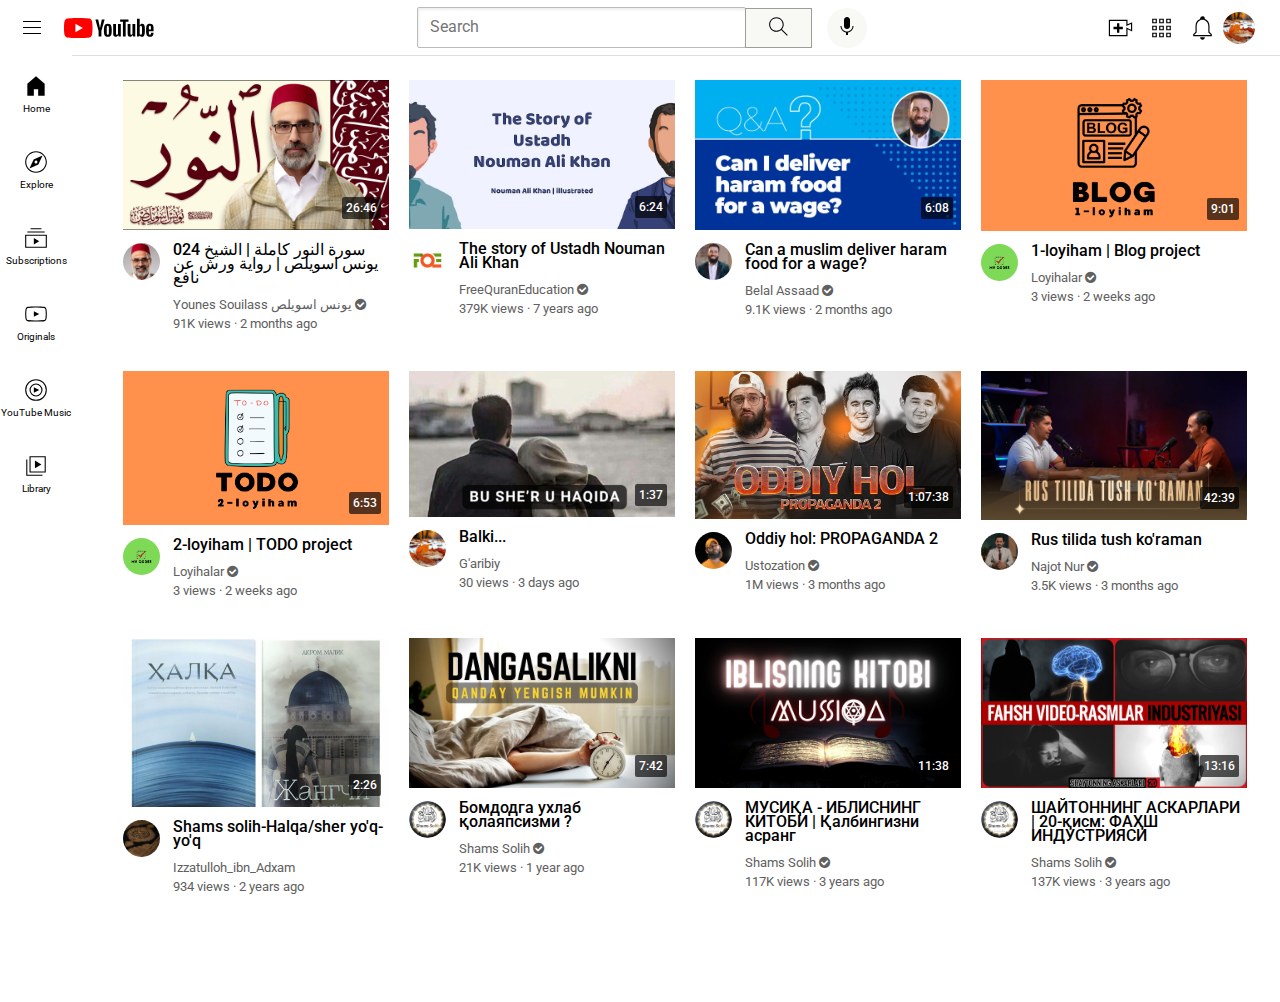
<file: index.html>
<!DOCTYPE html>
<html lang="en">
  <head>
    <title>YouTube</title>

    <!-- this is for fonts -->
    <link rel="preconnect" href="https://fonts.googleapis.com" />
    <link rel="preconnect" href="https://fonts.gstatic.com" crossorigin />
    <link
      href="https://fonts.googleapis.com/css2?family=Roboto:ital,wght@0,100;0,300;0,400;0,500;0,700;0,900;1,100;1,300;1,400;1,500;1,700;1,900&display=swap"
      rel="stylesheet"
    />
    <!-- this is for fonts -->

    <!-- For icons -->
    <link
      rel="stylesheet"
      href="https://cdnjs.cloudflare.com/ajax/libs/font-awesome/4.7.0/css/font-awesome.min.css"
    />
    <!-- For icons -->

    <!-- this is icon of page -->
    <link rel="icon" href="media/pictures/download.png" type="image/png" />
    <!-- this is icon of page -->

    <link rel="stylesheet" href="/styles/video.css" />
    <link rel="stylesheet" href="/styles/header.css" />
    <link rel="stylesheet" href="/styles/general.css" />
    <link rel="stylesheet" href="/styles/sidebar.css" />
  </head>
  <body>
    <nav>
      <div class="header">
        <div class="left-section">
          <img src="/icons/hamburger-menu.svg" alt="" class="hamburger-menu" />
          <img src="/icons/youtube-logo.svg" alt="" class="youtube-logo" />
        </div>
        <div class="middle-section">
          <input type="text" placeholder="Search" class="search-bar" />
          <button class="search-button">
            <img src="/icons/search.svg" alt="" class="search-icon" />
          </button>
          <button class="voice-search-button">
            <img
              src="/icons/voice-search-icon.svg"
              alt=""
              class="voice-search-icon"
            />
          </button>
        </div>
        <div class="right-section">
          <img src="/icons/upload.svg" alt="" class="upload-icon" />
          <img src="/icons/youtube-apps.svg" alt="" class="apps-icon" />
          <img
            src="/icons/notifications.svg"
            alt=""
            class="notifications-icon"
          />
          <img src="/channels/profile3.jpg" alt="" class="my-channel" />
        </div>
      </div>
      <div class="side-bar">
        <a href="https://www.youtube.com/@OddiySherlar" target="_blank">
          <div class="sidebar-link">
            <img src="/icons/home.svg" alt="" class="home-icon" />
            <div>Home</div>
          </div>
        </a>
        <div class="sidebar-link">
          <img src="/icons/explore.svg" alt="" class="explore-icon" />
          <div>Explore</div>
        </div>
        <div class="sidebar-link">
          <img
            src="/icons/subscriptions.svg"
            alt=""
            class="subscriptions-icon"
          />
          <div>Subscriptions</div>
        </div>
        <div class="sidebar-link">
          <img src="/icons/originals.svg" alt="" class="originals-icon" />
          <div>Originals</div>
        </div>
        <div class="sidebar-link">
          <img
            src="/icons/youtube-music.svg"
            alt=""
            class="youtube-music-icon"
          />
          <div>YouTube Music</div>
        </div>
        <div class="sidebar-link">
          <img src="/icons/library.svg" alt="" class="library-icon" />
          <div>Library</div>
        </div>
      </div>
    </nav>
    <main>
      <section class="big-grid">
        <a
          href="https://www.youtube.com/watch?v=KiTH032mj1o&t=185s"
          target="_blank"
        >
          <div class="video-preview">
            <div class="thumbnail-row">
              <img
                class="thumbnail"
                src="/thumbnails/thumbnail6.jpg"
                alt="Picture of video"
              />
              <div class="video-time">26:46</div>
            </div>
            <div class="video-info-grid">
              <div class="channel-picture">
                <img
                  class="profile-picture"
                  src="channels/profil5.jpg"
                  alt="channel picture"
                />
              </div>
              <div class="video-info">
                <p class="video-title">
                  024 سورة النور كاملة | الشيخ يونس اسويلص | رواية ورش عن نافع
                </p>
                <p class="video-author">
                  Younes Souilass يونس اسويلص <i class="fa fa-check-circle"></i>
                </p>
                <p class="video-stats">91K views &#183; 2 months ago</p>
              </div>
            </div>
          </div>
        </a>
        <a href="https://www.youtube.com/watch?v=Y140oBJ8KBo" target="_blank">
          <div class="video-preview">
            <div class="thumbnail-row">
              <img
                class="thumbnail"
                src="/thumbnails/thumbnail-1.webp"
                alt="Picture of video"
              />
              <div class="video-time">6:24</div>
            </div>
            <div class="video-info-grid">
              <div class="channel-picture">
                <img
                  class="profile-picture"
                  src="channels/profile1.jpg"
                  alt="channel picture"
                />
              </div>
              <div class="video-info">
                <p class="video-title">The story of Ustadh Nouman Ali Khan</p>
                <p class="video-author">
                  FreeQuranEducation <i class="fa fa-check-circle"></i>
                </p>
                <p class="video-stats">379K views &#183; 7 years ago</p>
              </div>
            </div>
          </div>
        </a>
        <a
          href="https://www.youtube.com/watch?v=ECAlk281nXk&t=283s"
          target="_blank"
        >
          <div class="video-preview">
            <div class="thumbnail-row">
              <img
                class="thumbnail"
                src="/thumbnails/thumbnail.jpg"
                alt="Picture of video"
              />
              <div class="video-time">6:08</div>
            </div>
            <div class="video-info-grid">
              <div class="channel-picture">
                <img
                  class="profile-picture"
                  src="channels/channel.jpg"
                  alt="channel picture"
                />
              </div>
              <div class="video-info">
                <p class="video-title">
                  Can a muslim deliver haram food for a wage?
                </p>
                <p class="video-author">
                  Belal Assaad <i class="fa fa-check-circle"></i>
                </p>
                <p class="video-stats">9.1K views &#183; 2 months ago</p>
              </div>
            </div>
          </div>
        </a>
        <a href="https://youtu.be/jpdGlx4ex9U" target="_blank">
          <div class="video-preview">
            <div class="thumbnail-row">
              <img
                class="thumbnail"
                src="/thumbnails/thisis.png"
                alt="Picture of video"
              />
              <div class="video-time">9:01</div>
            </div>
            <div class="video-info-grid">
              <div class="channel-picture">
                <img
                  class="profile-picture"
                  src="channels/profil4.png"
                  alt="channel picture"
                />
              </div>
              <div class="video-info">
                <p class="video-title">1-loyiham | Blog project</p>
                <p class="video-author">
                  Loyihalar <i class="fa fa-check-circle"></i>
                </p>
                <p class="video-stats">3 views &#183; 2 weeks ago</p>
              </div>
            </div>
          </div>
        </a>
        <a href="https://youtu.be/jqqA-_uZhfs" target="_blank">
          <div class="video-preview">
            <div class="thumbnail-row">
              <img
                class="thumbnail"
                src="/thumbnails/thumbnail5.png"
                alt="Picture of video"
              />
              <div class="video-time">6:53</div>
            </div>
            <div class="video-info-grid">
              <div class="channel-picture">
                <img
                  class="profile-picture"
                  src="channels/profil4.png"
                  alt="channel picture"
                />
              </div>
              <div class="video-info">
                <p class="video-title">2-loyiham | TODO project</p>
                <p class="video-author">
                  Loyihalar <i class="fa fa-check-circle"></i>
                </p>
                <p class="video-stats">3 views &#183; 2 weeks ago</p>
              </div>
            </div>
          </div>
        </a>
        <a href="https://www.youtube.com/watch?v=af1T2DPR7ps" target="_blank">
          <div class="video-preview">
            <div class="thumbnail-row">
              <img
                class="thumbnail"
                src="/thumbnails/thumbnail3.png"
                alt="Picture of video"
              />
              <div class="video-time">1:37</div>
            </div>
            <div class="video-info-grid">
              <div class="channel-picture">
                <img
                  class="profile-picture"
                  src="channels/profile3.jpg"
                  alt="channel picture"
                />
              </div>
              <div class="video-info">
                <p class="video-title">Balki...</p>
                <p class="video-author">G'aribiy</p>
                <p class="video-stats">30 views &#183; 3 days ago</p>
              </div>
            </div>
          </div>
        </a>
        <a href="https://www.youtube.com/watch?v=hRQWc_47kgE" target="_blank">
          <div class="video-preview">
            <div class="thumbnail-row">
              <img
                class="thumbnail"
                src="/thumbnails/propaganda.png"
                alt="Picture of video"
              />
              <div class="video-time">1:07:38</div>
            </div>
            <div class="video-info-grid">
              <div class="channel-picture">
                <img
                  class="profile-picture"
                  src="channels/ustozation.jpg"
                  alt="channel picture"
                />
              </div>
              <div class="video-info">
                <p class="video-title">Oddiy hol: PROPAGANDA 2</p>
                <p class="video-author">
                  Ustozation <i class="fa fa-check-circle"></i>
                </p>
                <p class="video-stats">1M views &#183; 3 months ago</p>
              </div>
            </div>
          </div>
        </a>
        <a href="https://www.youtube.com/watch?v=BbfWUXBeGTk" target="_blank">
          <div class="video-preview">
            <div class="thumbnail-row">
              <img
                class="thumbnail"
                src="/thumbnails/najotnur.jpg"
                alt="Picture of video"
              />
              <div class="video-time">42:39</div>
            </div>
            <div class="video-info-grid">
              <div class="channel-picture">
                <img
                  class="profile-picture"
                  src="channels/najotnur.jpg"
                  alt="channel picture"
                />
              </div>
              <div class="video-info">
                <p class="video-title">Rus tilida tush ko'raman</p>
                <p class="video-author">
                  Najot Nur <i class="fa fa-check-circle"></i>
                </p>
                <p class="video-stats">3.5K views &#183; 3 months ago</p>
              </div>
            </div>
          </div>
        </a>
        <a href="https://www.youtube.com/watch?v=hRsdj1VdxXU" target="_blank">
          <div class="video-preview">
            <div class="thumbnail-row">
              <img
                class="thumbnail"
                src="/thumbnails/halqa.png"
                alt="Picture of video"
              />
              <div class="video-time">2:26</div>
            </div>
            <div class="video-info-grid">
              <div class="channel-picture">
                <img
                  class="profile-picture"
                  src="channels/izzatulloh.jpg"
                  alt="channel picture"
                />
              </div>
              <div class="video-info">
                <p class="video-title">Shams solih-Halqa/sher yo'q-yo'q</p>
                <p class="video-author">Izzatulloh_ibn_Adxam</p>
                <p class="video-stats">934 views &#183; 2 years ago</p>
              </div>
            </div>
          </div>
        </a>
        <a href="https://www.youtube.com/watch?v=rYOJFbDP_Go" target="_blank">
          <div class="video-preview">
            <div class="thumbnail-row">
              <img
                class="thumbnail"
                src="/thumbnails/shams.jpg"
                alt="Picture of video"
              />
              <div class="video-time">7:42</div>
            </div>
            <div class="video-info-grid">
              <div class="channel-picture">
                <img
                  class="profile-picture"
                  src="channels/shams.jpg"
                  alt="channel picture"
                />
              </div>
              <div class="video-info">
                <p class="video-title">Бомдодга ухлаб қолаяпсизми ?</p>
                <p class="video-author">
                  Shams Solih <i class="fa fa-check-circle"></i>
                </p>
                <p class="video-stats">21K views &#183; 1 year ago</p>
              </div>
            </div>
          </div>
        </a>
        <a href="https://www.youtube.com/watch?v=oYmYGAQ7088" target="_blank">
          <div class="video-preview">
            <div class="thumbnail-row">
              <img
                class="thumbnail"
                src="/thumbnails/musiqa.jpg"
                alt="Picture of video"
              />
              <div class="video-time">11:38</div>
            </div>
            <div class="video-info-grid">
              <div class="channel-picture">
                <img
                  class="profile-picture"
                  src="channels/shams.jpg"
                  alt="channel picture"
                />
              </div>
              <div class="video-info">
                <p class="video-title">
                  МУСИҚА - ИБЛИСНИНГ КИТОБИ | Қалбингизни асранг
                </p>
                <p class="video-author">
                  Shams Solih <i class="fa fa-check-circle"></i>
                </p>
                <p class="video-stats">117K views &#183; 3 years ago</p>
              </div>
            </div>
          </div>
        </a>

        <a href="https://www.youtube.com/watch?v=gVMxQX9QWLE" target="_blank">
          <div class="video-preview">
            <div class="thumbnail-row">
              <img
                class="thumbnail"
                src="/thumbnails/shamssolih.jpg"
                alt="Picture of video"
              />
              <div class="video-time">13:16</div>
            </div>
            <div class="video-info-grid">
              <div class="channel-picture">
                <img
                  class="profile-picture"
                  src="channels/shams.jpg"
                  alt="channel picture"
                />
              </div>
              <div class="video-info">
                <p class="video-title">
                  ШАЙТОННИНГ АСКАРЛАРИ | 20-қисм: ФАҲШ ИНДУСТРИЯСИ
                </p>
                <p class="video-author">
                  Shams Solih <i class="fa fa-check-circle"></i>
                </p>
                <p class="video-stats">137K views &#183; 3 years ago</p>
              </div>
            </div>
          </div>
        </a>
      </section>
    </main>
  </body>
</html>
</file>
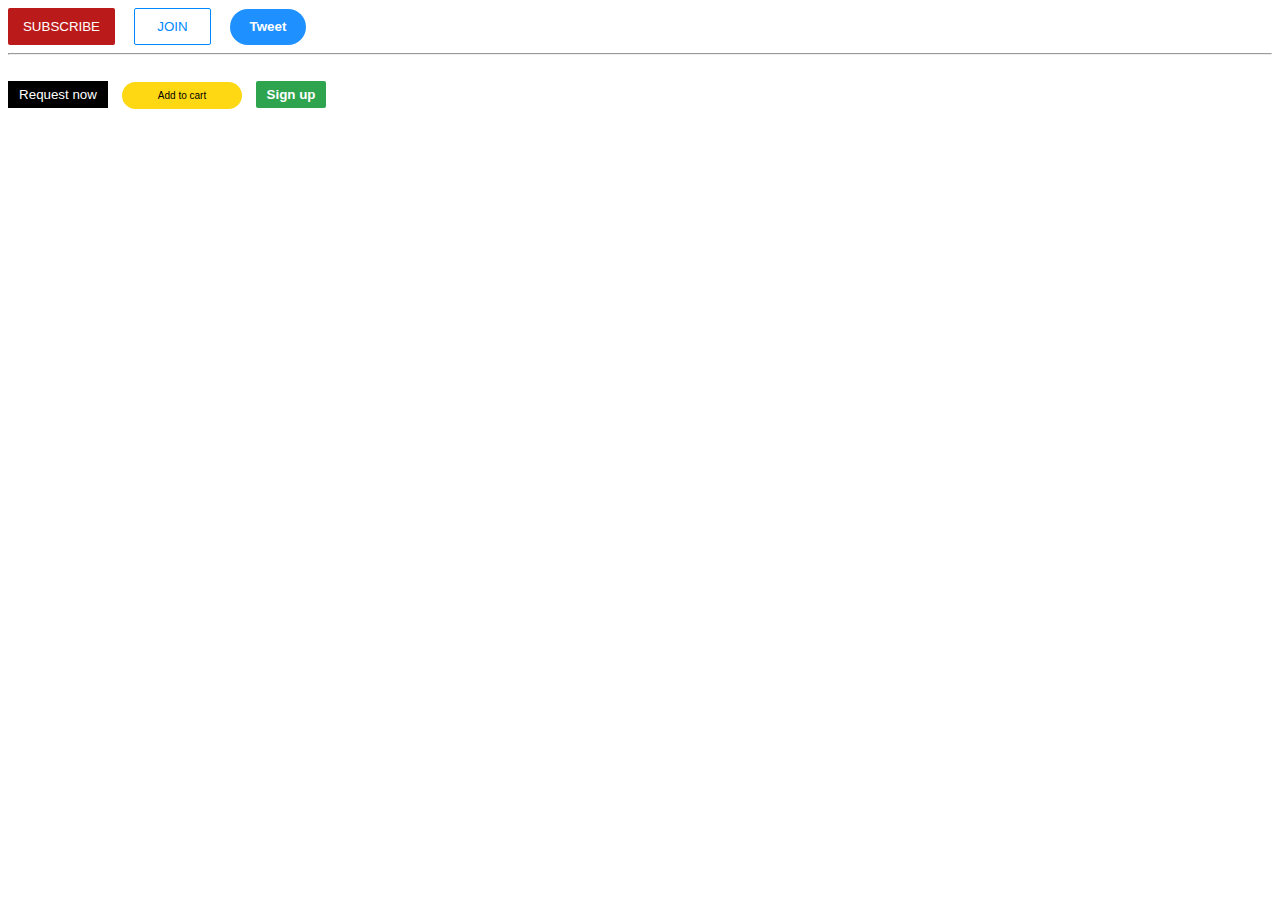
<file: buttons.html>
<!DOCTYPE html>
<html lang="en">
<head>
    <meta charset="UTF-8">
    <meta name="viewport" content="width=device-width, initial-scale=1.0">
    <title>Buttons practice</title>
    <link rel="stylesheet" href="styles/buttons.css">
</head>
<body>
    <button class="subscribe-button">
        SUBSCRIBE
      </button>
      
      <button class="join-button">
          JOIN
      </button>
      
      <button class="tweet-button">
          Tweet
      </button>
      <br><hr><br>
      
      <button class="request-button">
          Request now
      </button>
      
      <button class="amazon-button">
          Add to cart
      </button>
      
      <button class="sign-up">
          Sign up
      </button>
</body>
</html>
</file>
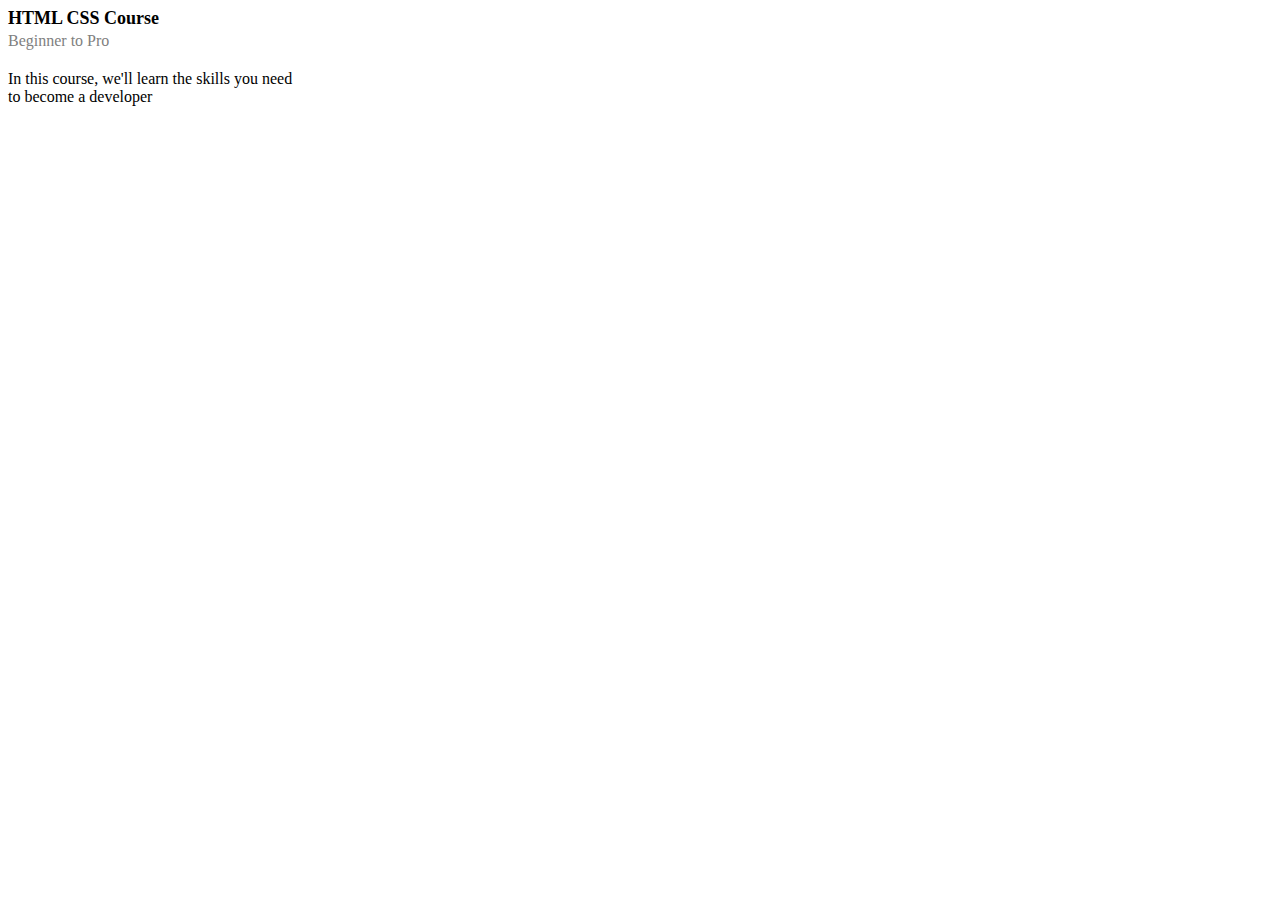
<file: texts.html>
<!DOCTYPE html>
<html lang="en">
<head>
    <meta charset="UTF-8">
    <meta name="viewport" content="width=device-width, initial-scale=1.0">
    <title>Text practice</title>
    <link rel="stylesheet" href="styles/texts.css">
</head>
<body>
    <p class="sarlavha">HTML CSS Course</p>
    <p class="izoh">Beginner to Pro</p>
    <p>In this course, we'll learn the skills you need to become a developer</p>
</body>
</html>
</file>
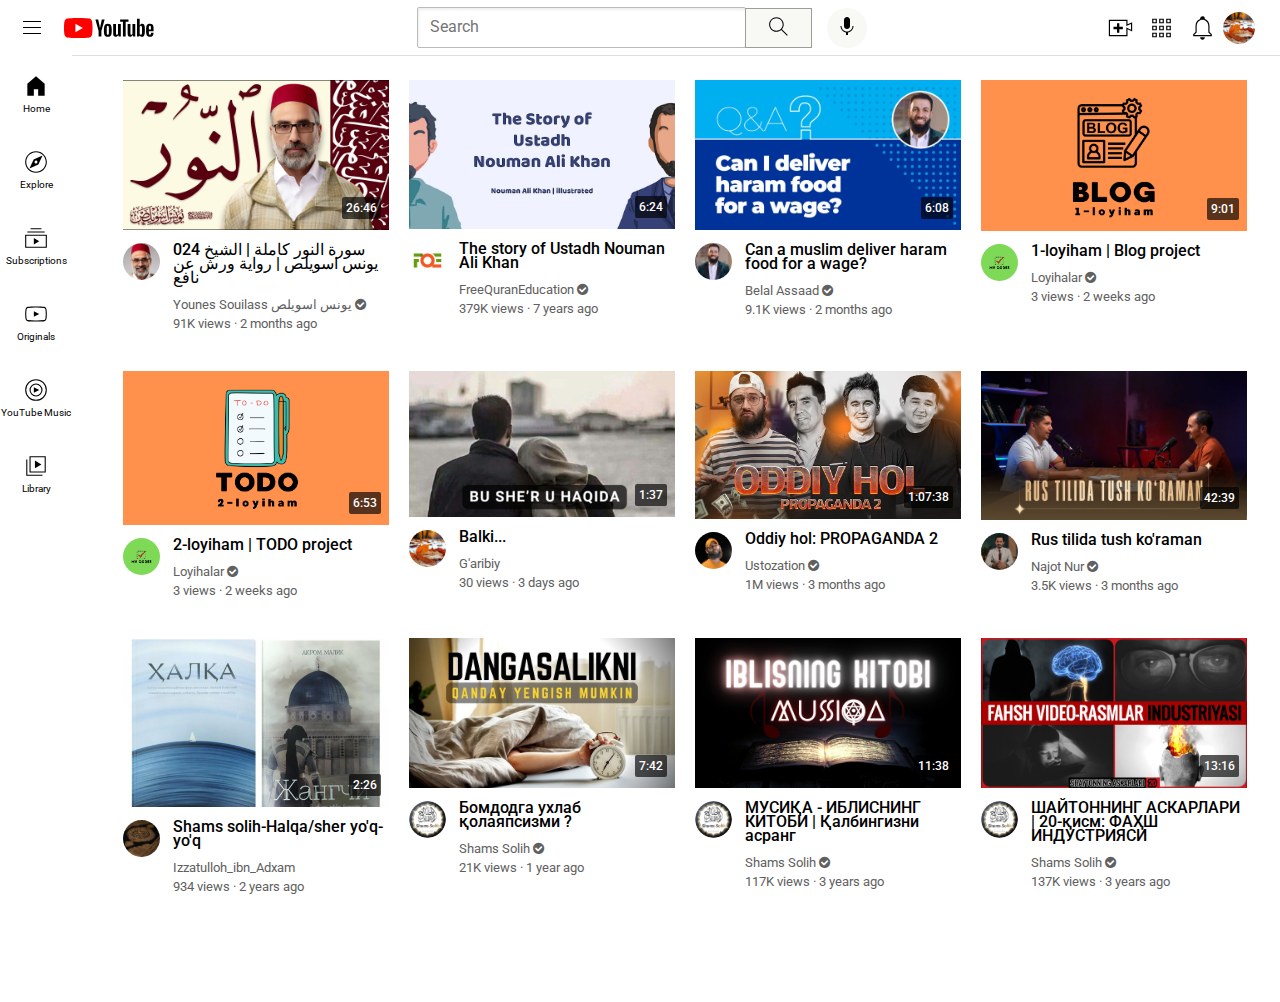
<file: youtube.html>
<!DOCTYPE html>
<html lang="en">
  <head>
    <title>YouTube</title>

    <!-- this is for fonts -->
    <link rel="preconnect" href="https://fonts.googleapis.com" />
    <link rel="preconnect" href="https://fonts.gstatic.com" crossorigin />
    <link
      href="https://fonts.googleapis.com/css2?family=Roboto:ital,wght@0,100;0,300;0,400;0,500;0,700;0,900;1,100;1,300;1,400;1,500;1,700;1,900&display=swap"
      rel="stylesheet"
    />
    <!-- this is for fonts -->

    <!-- For icons -->
    <link
      rel="stylesheet"
      href="https://cdnjs.cloudflare.com/ajax/libs/font-awesome/4.7.0/css/font-awesome.min.css"
    />
    <!-- For icons -->

    <!-- this is icon of page -->
    <link rel="icon" href="media/pictures/download.png" type="image/png" />
    <!-- this is icon of page -->

    <link rel="stylesheet" href="/styles/video.css" />
    <link rel="stylesheet" href="/styles/header.css" />
    <link rel="stylesheet" href="/styles/general.css" />
    <link rel="stylesheet" href="/styles/sidebar.css" />
  </head>
  <body>
    <nav>
      <div class="header">
        <div class="left-section">
          <img src="/icons/hamburger-menu.svg" alt="" class="hamburger-menu" />
          <img src="/icons/youtube-logo.svg" alt="" class="youtube-logo" />
        </div>
        <div class="middle-section">
          <input type="text" placeholder="Search" class="search-bar" />
          <button class="search-button">
            <img src="/icons/search.svg" alt="" class="search-icon" />
          </button>
          <button class="voice-search-button">
            <img
              src="/icons/voice-search-icon.svg"
              alt=""
              class="voice-search-icon"
            />
          </button>
        </div>
        <div class="right-section">
          <img src="/icons/upload.svg" alt="" class="upload-icon" />
          <img src="/icons/youtube-apps.svg" alt="" class="apps-icon" />
          <img
            src="/icons/notifications.svg"
            alt=""
            class="notifications-icon"
          />
          <img src="/channels/profile3.jpg" alt="" class="my-channel" />
        </div>
      </div>
      <div class="side-bar">
        <div class="sidebar-link">
          <img src="/icons/home.svg" alt="" class="home-icon" />
          <div>Home</div>
        </div>
        <div class="sidebar-link">
          <img src="/icons/explore.svg" alt="" class="explore-icon" />
          <div>Explore</div>
        </div>
        <div class="sidebar-link">
          <img
            src="/icons/subscriptions.svg"
            alt=""
            class="subscriptions-icon"
          />
          <div>Subscriptions</div>
        </div>
        <div class="sidebar-link">
          <img src="/icons/originals.svg" alt="" class="originals-icon" />
          <div>Originals</div>
        </div>
        <div class="sidebar-link">
          <img
            src="/icons/youtube-music.svg"
            alt=""
            class="youtube-music-icon"
          />
          <div>YouTube Music</div>
        </div>
        <div class="sidebar-link">
          <img src="/icons/library.svg" alt="" class="library-icon" />
          <div>Library</div>
        </div>
      </div>
    </nav>
    <main>
      <section class="big-grid">
        <a
          href="https://www.youtube.com/watch?v=KiTH032mj1o&t=185s"
          target="_blank"
        >
          <div class="video-preview">
            <div class="thumbnail-row">
              <img
                class="thumbnail"
                src="/thumbnails/thumbnail6.jpg"
                alt="Picture of video"
              />
              <div class="video-time">26:46</div>
            </div>
            <div class="video-info-grid">
              <div class="channel-picture">
                <img
                  class="profile-picture"
                  src="channels/profil5.jpg"
                  alt="channel picture"
                />
              </div>
              <div class="video-info">
                <p class="video-title">
                  024 سورة النور كاملة | الشيخ يونس اسويلص | رواية ورش عن نافع
                </p>
                <p class="video-author">
                  Younes Souilass يونس اسويلص <i class="fa fa-check-circle"></i>
                </p>
                <p class="video-stats">91K views &#183; 2 months ago</p>
              </div>
            </div>
          </div>
        </a>
        <a href="https://www.youtube.com/watch?v=Y140oBJ8KBo" target="_blank">
          <div class="video-preview">
            <div class="thumbnail-row">
              <img
                class="thumbnail"
                src="/thumbnails/thumbnail-1.webp"
                alt="Picture of video"
              />
              <div class="video-time">6:24</div>
            </div>
            <div class="video-info-grid">
              <div class="channel-picture">
                <img
                  class="profile-picture"
                  src="channels/profile1.jpg"
                  alt="channel picture"
                />
              </div>
              <div class="video-info">
                <p class="video-title">The story of Ustadh Nouman Ali Khan</p>
                <p class="video-author">
                  FreeQuranEducation <i class="fa fa-check-circle"></i>
                </p>
                <p class="video-stats">379K views &#183; 7 years ago</p>
              </div>
            </div>
          </div>
        </a>
        <a
          href="https://www.youtube.com/watch?v=ECAlk281nXk&t=283s"
          target="_blank"
        >
          <div class="video-preview">
            <div class="thumbnail-row">
              <img
                class="thumbnail"
                src="/thumbnails/thumbnail.jpg"
                alt="Picture of video"
              />
              <div class="video-time">6:08</div>
            </div>
            <div class="video-info-grid">
              <div class="channel-picture">
                <img
                  class="profile-picture"
                  src="channels/channel.jpg"
                  alt="channel picture"
                />
              </div>
              <div class="video-info">
                <p class="video-title">
                  Can a muslim deliver haram food for a wage?
                </p>
                <p class="video-author">
                  Belal Assaad <i class="fa fa-check-circle"></i>
                </p>
                <p class="video-stats">9.1K views &#183; 2 months ago</p>
              </div>
            </div>
          </div>
        </a>
        <a href="https://youtu.be/jpdGlx4ex9U" target="_blank">
          <div class="video-preview">
            <div class="thumbnail-row">
              <img
                class="thumbnail"
                src="/thumbnails/thisis.png"
                alt="Picture of video"
              />
              <div class="video-time">9:01</div>
            </div>
            <div class="video-info-grid">
              <div class="channel-picture">
                <img
                  class="profile-picture"
                  src="channels/profil4.png"
                  alt="channel picture"
                />
              </div>
              <div class="video-info">
                <p class="video-title">1-loyiham | Blog project</p>
                <p class="video-author">
                  Loyihalar <i class="fa fa-check-circle"></i>
                </p>
                <p class="video-stats">3 views &#183; 2 weeks ago</p>
              </div>
            </div>
          </div>
        </a>
        <a href="https://youtu.be/jqqA-_uZhfs" target="_blank">
          <div class="video-preview">
            <div class="thumbnail-row">
              <img
                class="thumbnail"
                src="/thumbnails/thumbnail5.png"
                alt="Picture of video"
              />
              <div class="video-time">6:53</div>
            </div>
            <div class="video-info-grid">
              <div class="channel-picture">
                <img
                  class="profile-picture"
                  src="channels/profil4.png"
                  alt="channel picture"
                />
              </div>
              <div class="video-info">
                <p class="video-title">2-loyiham | TODO project</p>
                <p class="video-author">
                  Loyihalar <i class="fa fa-check-circle"></i>
                </p>
                <p class="video-stats">3 views &#183; 2 weeks ago</p>
              </div>
            </div>
          </div>
        </a>
        <a href="https://www.youtube.com/watch?v=af1T2DPR7ps" target="_blank">
          <div class="video-preview">
            <div class="thumbnail-row">
              <img
                class="thumbnail"
                src="/thumbnails/thumbnail3.png"
                alt="Picture of video"
              />
              <div class="video-time">1:37</div>
            </div>
            <div class="video-info-grid">
              <div class="channel-picture">
                <img
                  class="profile-picture"
                  src="channels/profile3.jpg"
                  alt="channel picture"
                />
              </div>
              <div class="video-info">
                <p class="video-title">Balki...</p>
                <p class="video-author">G'aribiy</p>
                <p class="video-stats">30 views &#183; 3 days ago</p>
              </div>
            </div>
          </div>
        </a>
        <a href="https://www.youtube.com/watch?v=hRQWc_47kgE" target="_blank">
          <div class="video-preview">
            <div class="thumbnail-row">
              <img
                class="thumbnail"
                src="/thumbnails/propaganda.png"
                alt="Picture of video"
              />
              <div class="video-time">1:07:38</div>
            </div>
            <div class="video-info-grid">
              <div class="channel-picture">
                <img
                  class="profile-picture"
                  src="channels/ustozation.jpg"
                  alt="channel picture"
                />
              </div>
              <div class="video-info">
                <p class="video-title">Oddiy hol: PROPAGANDA 2</p>
                <p class="video-author">
                  Ustozation <i class="fa fa-check-circle"></i>
                </p>
                <p class="video-stats">1M views &#183; 3 months ago</p>
              </div>
            </div>
          </div>
        </a>
        <a href="https://www.youtube.com/watch?v=BbfWUXBeGTk" target="_blank">
          <div class="video-preview">
            <div class="thumbnail-row">
              <img
                class="thumbnail"
                src="/thumbnails/najotnur.jpg"
                alt="Picture of video"
              />
              <div class="video-time">42:39</div>
            </div>
            <div class="video-info-grid">
              <div class="channel-picture">
                <img
                  class="profile-picture"
                  src="channels/najotnur.jpg"
                  alt="channel picture"
                />
              </div>
              <div class="video-info">
                <p class="video-title">Rus tilida tush ko'raman</p>
                <p class="video-author">
                  Najot Nur <i class="fa fa-check-circle"></i>
                </p>
                <p class="video-stats">3.5K views &#183; 3 months ago</p>
              </div>
            </div>
          </div>
        </a>
        <a href="https://www.youtube.com/watch?v=hRsdj1VdxXU" target="_blank">
          <div class="video-preview">
            <div class="thumbnail-row">
              <img
                class="thumbnail"
                src="/thumbnails/halqa.png"
                alt="Picture of video"
              />
              <div class="video-time">2:26</div>
            </div>
            <div class="video-info-grid">
              <div class="channel-picture">
                <img
                  class="profile-picture"
                  src="channels/izzatulloh.jpg"
                  alt="channel picture"
                />
              </div>
              <div class="video-info">
                <p class="video-title">Shams solih-Halqa/sher yo'q-yo'q</p>
                <p class="video-author">Izzatulloh_ibn_Adxam</p>
                <p class="video-stats">934 views &#183; 2 years ago</p>
              </div>
            </div>
          </div>
        </a>
        <a href="https://www.youtube.com/watch?v=rYOJFbDP_Go" target="_blank">
          <div class="video-preview">
            <div class="thumbnail-row">
              <img
                class="thumbnail"
                src="/thumbnails/shams.jpg"
                alt="Picture of video"
              />
              <div class="video-time">7:42</div>
            </div>
            <div class="video-info-grid">
              <div class="channel-picture">
                <img
                  class="profile-picture"
                  src="channels/shams.jpg"
                  alt="channel picture"
                />
              </div>
              <div class="video-info">
                <p class="video-title">Бомдодга ухлаб қолаяпсизми ?</p>
                <p class="video-author">
                  Shams Solih <i class="fa fa-check-circle"></i>
                </p>
                <p class="video-stats">21K views &#183; 1 year ago</p>
              </div>
            </div>
          </div>
        </a>
        <a href="https://www.youtube.com/watch?v=oYmYGAQ7088" target="_blank">
          <div class="video-preview">
            <div class="thumbnail-row">
              <img
                class="thumbnail"
                src="/thumbnails/musiqa.jpg"
                alt="Picture of video"
              />
              <div class="video-time">11:38</div>
            </div>
            <div class="video-info-grid">
              <div class="channel-picture">
                <img
                  class="profile-picture"
                  src="channels/shams.jpg"
                  alt="channel picture"
                />
              </div>
              <div class="video-info">
                <p class="video-title">
                  МУСИҚА - ИБЛИСНИНГ КИТОБИ | Қалбингизни асранг
                </p>
                <p class="video-author">
                  Shams Solih <i class="fa fa-check-circle"></i>
                </p>
                <p class="video-stats">117K views &#183; 3 years ago</p>
              </div>
            </div>
          </div>
        </a>

        <a href="https://www.youtube.com/watch?v=gVMxQX9QWLE" target="_blank">
          <div class="video-preview">
            <div class="thumbnail-row">
              <img
                class="thumbnail"
                src="/thumbnails/shamssolih.jpg"
                alt="Picture of video"
              />
              <div class="video-time">13:16</div>
            </div>
            <div class="video-info-grid">
              <div class="channel-picture">
                <img
                  class="profile-picture"
                  src="channels/shams.jpg"
                  alt="channel picture"
                />
              </div>
              <div class="video-info">
                <p class="video-title">
                  ШАЙТОННИНГ АСКАРЛАРИ | 20-қисм: ФАҲШ ИНДУСТРИЯСИ
                </p>
                <p class="video-author">
                  Shams Solih <i class="fa fa-check-circle"></i>
                </p>
                <p class="video-stats">137K views &#183; 3 years ago</p>
              </div>
            </div>
          </div>
        </a>
      </section>
    </main>
  </body>
</html>
</file>
<file: styles/video.css>
img {
    width: 100%;
  }
  
  .video-preview {
    vertical-align: top;
  }

  .profile-picture {
    width: 37px;
    border-radius: 50%;
  }
  .thumbnail-row {
    margin-bottom: 9px;
    position: relative;
  }

  .video-title {
    margin: 0;
    font-weight: 500;
    line-height: 14px;
    margin-bottom: 12px;
  }

  .video-author,
  .video-stats {
    font-size: 13px;
    color: rgb(96, 96, 96);
  }

  .video-author {
    margin-bottom: 4px;
  }

  .video-info-grid {
    display: grid;
    grid-template-columns: 50px 1fr;
  }

  .big-grid {
    display: grid;
    grid-template-columns: 1fr 1fr 1fr 1fr;
    column-gap: 20px;
    row-gap: 40px;
  }

 
  @media (min-width: 600px) and (max-width:999px){
    .big-grid {
      grid-template-columns: 1fr;
    }
    .video-time {
      font-size: 15px !important;
      padding: 8px !important;
    }
  }


  .video-time {
    background-color: rgba(0, 0, 0, 0.653);
    color: white;
    position: absolute;
    right: 8px;
    bottom: 15px;
    font-size: 12px;
    padding: 4px;
    border-radius: 2px;
    font-weight: 500;
    font-family: Roboto,Arial;
  }
</file>
<file: styles/header.css>
.header {
    display: flex;
    flex-direction: row;
    height: 55px;
    justify-content: space-between;
    position: fixed;
    top: 0;
    left: 0;
    right: 0;
    z-index: 100;
    background-color: white;
    border-bottom: 1px solid rgb(223, 221, 221);
}

.left-section {
    display: flex;
    align-items: center;
}
.right-section {
    width: 180px;
    display: flex;
    align-items: center;
    justify-content: space-between;
    flex-shrink: 0;
}

@media (max-width:600px)
  {
    .right-section{
        width: 140px;
    }
    .left-section {
        width: 100px;
        margin-right: 20px;
    }
    .search-button{
        width: 20% !important;
    }
    .voice-search-button{
        width: 25% !important;
    }
  }

.upload-icon,
.apps-icon,
.notifications-icon {
    height: 28px;
}

.my-channel {
    height: 32px;
    width: 32px;
    border: none;
    border-radius: 20px;
    margin-right: 25px;
}

.middle-section{
    flex: 1;
    margin-left: 50px;
    margin-right: 20px;
    max-width: 450px;
    display: flex;
    align-items: center;
}

.search-bar {
    flex: 1;
    height: 36.5px;
    border: 1px solid rgb(189, 186, 186);
    border-radius: 2px;
    box-shadow: inset 1px 2px 3px rgba(0, 0, 0, 0.07);
    width: 0    ;
}
.search-bar::placeholder {
    font-family: Roboto, Arial;
    font-size: 16px;
    padding-left: 10px;
}




.hamburger-menu {
    height: 24px;
    margin-left: 20px;
    margin-right: 20px;
}

.youtube-logo {
    height: 20px;
}

.voice-search-button {
    height: 40px;
    width: 40px;
    border: none;
    border-radius: 20px;
    background-color: rgb(248,248,245);
}
.voice-search-icon {
    height: 24px;
}

.search-button {
    height: 40px;
    width: 67px;
    border: 1px solid rgb(161, 156, 156);
    background-color: rgb(248,248,245);
    margin-right: 15px;
    margin-left: -1px;
}

.search-icon {
    height: 25px;
}
</file>
<file: styles/general.css>
p {
    font-family: Roboto, Arial;
    margin-top: 0;
    margin-bottom: 0;
  }

  body {
    padding-top: 72px;
    padding-left: 115px;
    padding-right: 25px;
    padding-bottom: 100px;
  }
  a{
    text-decoration: none;
    color: black;
  }
</file>
<file: styles/sidebar.css>
.side-bar{
    position: fixed;
    bottom: 0;
    top: 55px;
    left: 0;
    width: 72px;
    z-index: 200;
    background-color: white;
}



.sidebar-link {
    height: 76px;
    display: flex;
    flex-direction: column;
    justify-content: center;
    align-items: center;
    transition: background-color 0.25s;
    cursor: pointer;
}

.sidebar-link:hover{
    background-color: lightgray;
}

.sidebar-link img {
    height: 26px;
    margin-bottom: 4px;
}
.sidebar-link div {
    font-family: Roboto, Arial;
    font-size: 10px;
}

@media (min-width:600px) and (max-width: 999px) {
    .sidebar-link img {
        height: 40px;
        margin-bottom: 5px;
    }
    .side-bar div {
        height: 110px;
        font-size: 12px;
    }
    .side-bar{
        width: 100px;
    }
}
</file>
<file: styles/buttons.css>
.subscribe-button {
    background-color: rgb(187, 26, 26);
    color: white;
    border: none;
    border-radius: 2px;
    height: 37px;
    width: 107px;
    margin-right: 15px;
    cursor: pointer;
    transition: opacity 0.34s;
}

.subscribe-button:hover {
    opacity: 0.9;
}

.subscribe-button:active {
    opacity: 0.7;
}

.join-button {
    background-color: white;
    color: rgb(0, 136, 255);
    border-color: rgb(0, 136, 255);
    border-radius: 2px;
    border-style: solid;
    border-width: 1px;
    height: 37px;
    width: 77px;
    margin-right: 15px;
    cursor: pointer;
    transition: background-color 0.4s, color 0.4s;
}

.join-button:hover {
    background-color: dodgerblue;
    color: white;
}

.join-button:active {
    opacity: 0.8;
}

.tweet-button {
    background-color: dodgerblue;
    color: white;
    border: none;
    border-radius: 18px;
    font-weight: bold;
    height: 36px;
    width: 76px;
    margin-right: 15px;
    cursor: pointer;
    transition: box-shadow 0.4s, opacity 0.43s;
}

.tweet-button:hover {
    box-shadow: 2px 2px 5px black;
}

.tweet-button:active {
    opacity: 0.75;
    box-shadow: none;
}

.request-button {
    background-color: black;
    color: white;
    border: none;
    height: 27px;
    width: 100px;
    margin-right: 10px;
    cursor: pointer;
}

.amazon-button{
    background-color: rgb(255, 216, 20);
    border: none;
    border-radius: 60px;
    height: 27px;
    width: 120px;
    font-size: x-small;
    margin-right: 10px;
}

.sign-up {
    background-color: rgb(46,164,79);
    color: white;
    font-weight: bold;
    border: none;
    border-radius: 2px;
    height: 27px;
    width: 70px;
}
</file>
<file: styles/texts.css>
p {
    font-family: Verdana;
    margin: 0;
    max-width: 300px;
}

.sarlavha {
    font-weight: bold;
    font-size: large;
    margin-bottom: 3px;
}

.izoh {
    color: gray;
    margin-bottom: 20px;
}
</file>
